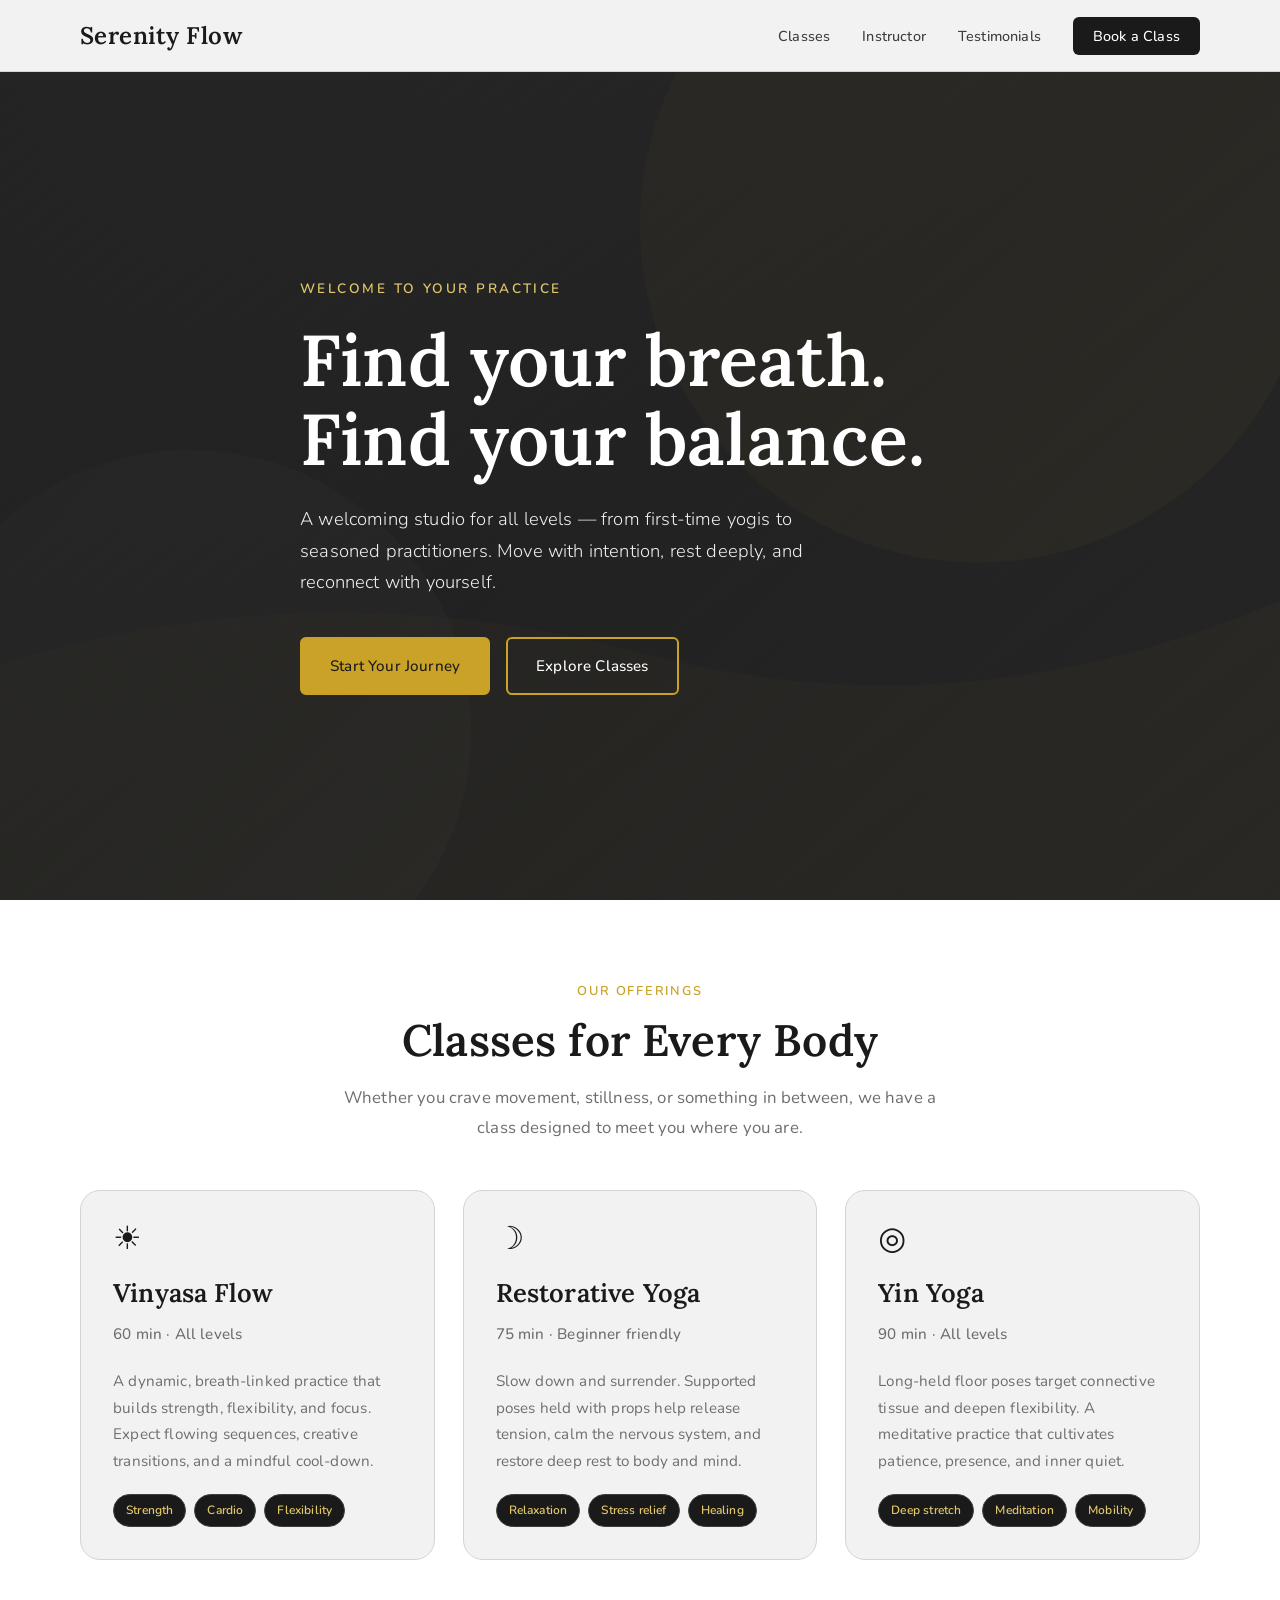
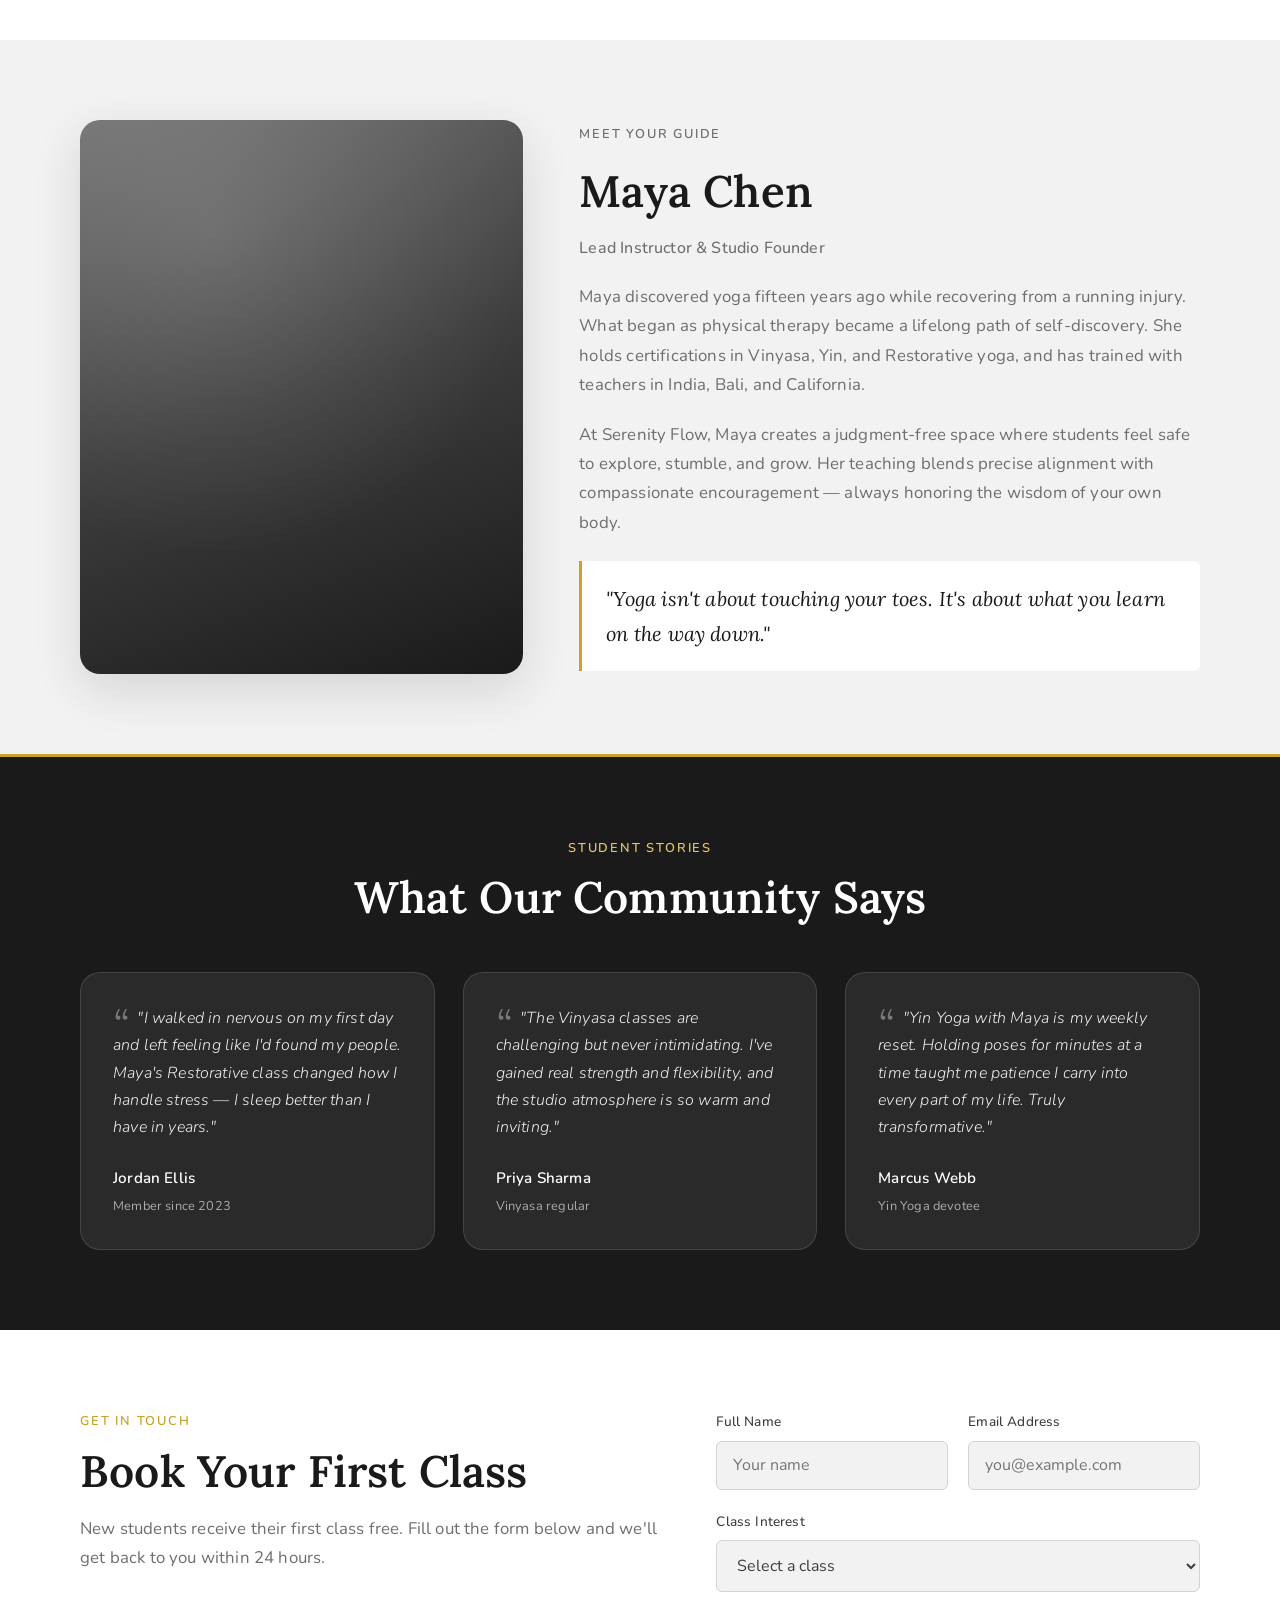
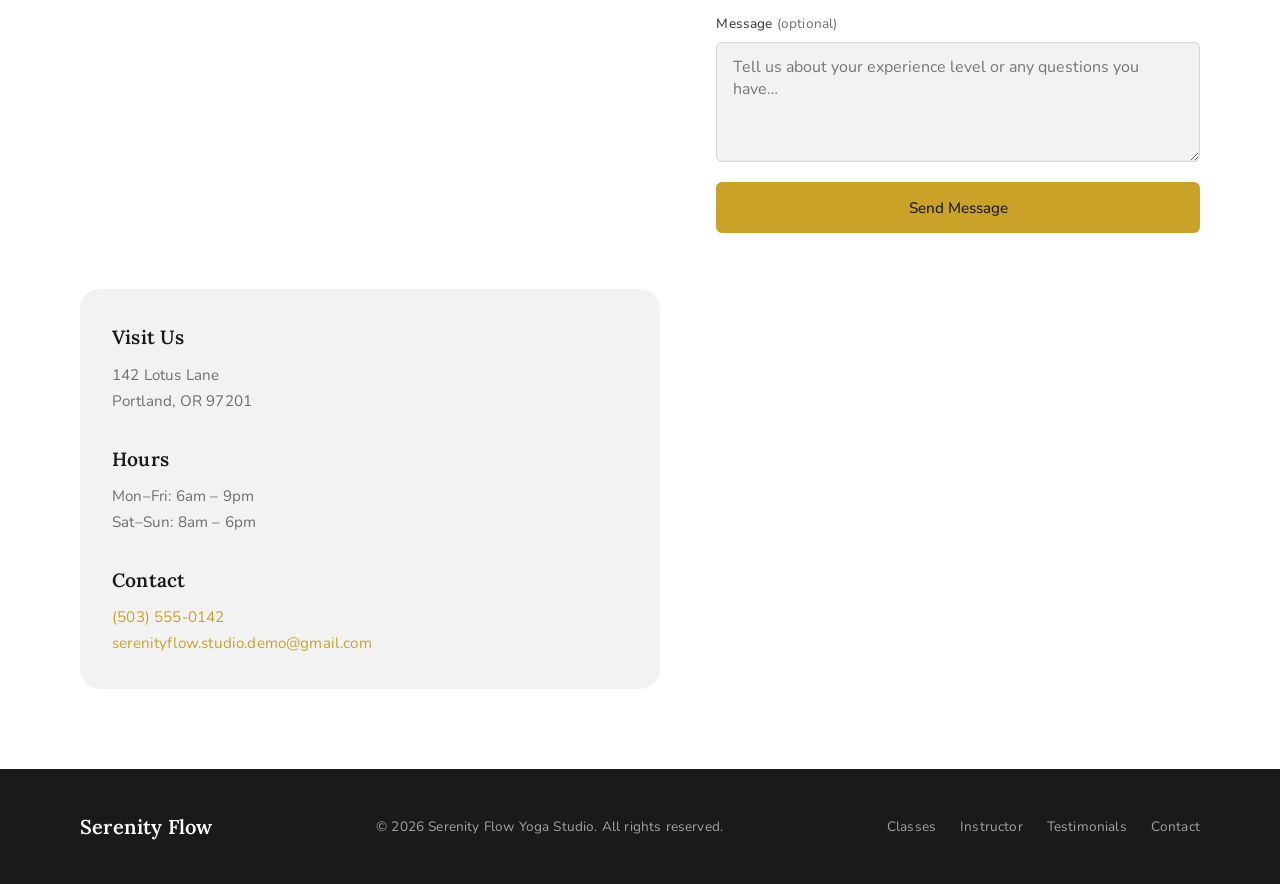
<file: index.html>
<!DOCTYPE html>
<html lang="en">
<head>
  <meta charset="UTF-8">
  <meta name="viewport" content="width=device-width, initial-scale=1.0">
  <meta name="description" content="Serenity Flow Yoga — mindful movement, restorative practice, and community in the heart of the city.">
  <title>Serenity Flow Yoga Studio</title>
  <link rel="preconnect" href="https://fonts.googleapis.com">
  <link rel="preconnect" href="https://fonts.gstatic.com" crossorigin>
  <link href="https://fonts.googleapis.com/css2?family=Lora:ital,wght@0,400;0,500;0,600;1,400&family=Nunito:wght@300;400;500;600;700&display=swap" rel="stylesheet">
  <link rel="stylesheet" href="styles.css">
</head>
<body>

  <header class="site-header" id="top">
    <div class="container header-inner">
      <a href="#top" class="logo">Serenity Flow</a>

      <button class="nav-toggle" aria-label="Open menu" aria-expanded="false" aria-controls="site-nav">
        <span></span>
        <span></span>
        <span></span>
      </button>

      <nav class="site-nav" id="site-nav">
        <ul>
          <li><a href="#classes">Classes</a></li>
          <li><a href="#instructor">Instructor</a></li>
          <li><a href="#testimonials">Testimonials</a></li>
          <li><a href="#contact" class="nav-cta">Book a Class</a></li>
        </ul>
      </nav>
    </div>
  </header>

  <main>

    <!-- Hero -->
    <section class="hero" aria-labelledby="hero-heading">
      <div class="hero-overlay"></div>
      <div class="container hero-content">
        <p class="hero-eyebrow">Welcome to your practice</p>
        <h1 id="hero-heading">Find your breath.<br>Find your balance.</h1>
        <p class="hero-text">
          A welcoming studio for all levels — from first-time yogis to seasoned practitioners.
          Move with intention, rest deeply, and reconnect with yourself.
        </p>
        <div class="hero-actions">
          <a href="#contact" class="btn btn-primary">Start Your Journey</a>
          <a href="#classes" class="btn btn-secondary">Explore Classes</a>
        </div>
      </div>
    </section>

    <!-- Class Types -->
    <section class="section classes" id="classes" aria-labelledby="classes-heading">
      <div class="container">
        <header class="section-header">
          <p class="section-eyebrow">Our Offerings</p>
          <h2 id="classes-heading">Classes for Every Body</h2>
          <p class="section-intro">
            Whether you crave movement, stillness, or something in between,
            we have a class designed to meet you where you are.
          </p>
        </header>

        <div class="class-grid">
          <article class="class-card">
            <div class="class-icon" aria-hidden="true">☀</div>
            <h3>Vinyasa Flow</h3>
            <p class="class-meta">60 min · All levels</p>
            <p>
              A dynamic, breath-linked practice that builds strength, flexibility, and focus.
              Expect flowing sequences, creative transitions, and a mindful cool-down.
            </p>
            <ul class="class-tags">
              <li>Strength</li>
              <li>Cardio</li>
              <li>Flexibility</li>
            </ul>
          </article>

          <article class="class-card">
            <div class="class-icon" aria-hidden="true">☽</div>
            <h3>Restorative Yoga</h3>
            <p class="class-meta">75 min · Beginner friendly</p>
            <p>
              Slow down and surrender. Supported poses held with props help release tension,
              calm the nervous system, and restore deep rest to body and mind.
            </p>
            <ul class="class-tags">
              <li>Relaxation</li>
              <li>Stress relief</li>
              <li>Healing</li>
            </ul>
          </article>

          <article class="class-card">
            <div class="class-icon" aria-hidden="true">◎</div>
            <h3>Yin Yoga</h3>
            <p class="class-meta">90 min · All levels</p>
            <p>
              Long-held floor poses target connective tissue and deepen flexibility.
              A meditative practice that cultivates patience, presence, and inner quiet.
            </p>
            <ul class="class-tags">
              <li>Deep stretch</li>
              <li>Meditation</li>
              <li>Mobility</li>
            </ul>
          </article>
        </div>
      </div>
    </section>

    <!-- Instructor Bio -->
    <section class="section instructor" id="instructor" aria-labelledby="instructor-heading">
      <div class="container instructor-inner">
        <div class="instructor-photo" role="img" aria-label="Portrait of Maya Chen, lead instructor"></div>
        <div class="instructor-bio">
          <p class="section-eyebrow">Meet Your Guide</p>
          <h2 id="instructor-heading">Maya Chen</h2>
          <p class="instructor-title">Lead Instructor &amp; Studio Founder</p>
          <p>
            Maya discovered yoga fifteen years ago while recovering from a running injury.
            What began as physical therapy became a lifelong path of self-discovery.
            She holds certifications in Vinyasa, Yin, and Restorative yoga, and has
            trained with teachers in India, Bali, and California.
          </p>
          <p>
            At Serenity Flow, Maya creates a judgment-free space where students feel
            safe to explore, stumble, and grow. Her teaching blends precise alignment
            with compassionate encouragement — always honoring the wisdom of your own body.
          </p>
          <blockquote class="instructor-quote">
            "Yoga isn't about touching your toes. It's about what you learn on the way down."
          </blockquote>
        </div>
      </div>
    </section>

    <!-- Testimonials -->
    <section class="section testimonials" id="testimonials" aria-labelledby="testimonials-heading">
      <div class="container">
        <header class="section-header">
          <p class="section-eyebrow">Student Stories</p>
          <h2 id="testimonials-heading">What Our Community Says</h2>
        </header>

        <div class="testimonial-grid">
          <figure class="testimonial-card">
            <blockquote>
              <p>
                "I walked in nervous on my first day and left feeling like I'd found my people.
                Maya's Restorative class changed how I handle stress — I sleep better than I have in years."
              </p>
            </blockquote>
            <figcaption>
              <span class="testimonial-name">Jordan Ellis</span>
              <span class="testimonial-detail">Member since 2023</span>
            </figcaption>
          </figure>

          <figure class="testimonial-card">
            <blockquote>
              <p>
                "The Vinyasa classes are challenging but never intimidating. I've gained real strength
                and flexibility, and the studio atmosphere is so warm and inviting."
              </p>
            </blockquote>
            <figcaption>
              <span class="testimonial-name">Priya Sharma</span>
              <span class="testimonial-detail">Vinyasa regular</span>
            </figcaption>
          </figure>

          <figure class="testimonial-card">
            <blockquote>
              <p>
                "Yin Yoga with Maya is my weekly reset. Holding poses for minutes at a time
                taught me patience I carry into every part of my life. Truly transformative."
              </p>
            </blockquote>
            <figcaption>
              <span class="testimonial-name">Marcus Webb</span>
              <span class="testimonial-detail">Yin Yoga devotee</span>
            </figcaption>
          </figure>
        </div>
      </div>
    </section>

    <!-- Contact Form -->
    <section class="section contact" id="contact" aria-labelledby="contact-heading">
      <div class="container contact-inner">
        <header class="section-header">
          <p class="section-eyebrow">Get in Touch</p>
          <h2 id="contact-heading">Book Your First Class</h2>
          <p class="section-intro">
            New students receive their first class free. Fill out the form below
            and we'll get back to you within 24 hours.
          </p>
        </header>

        <form class="contact-form" action="https://formspree.io/f/xjgdwkwl" method="POST">
          <div class="form-row">
            <div class="form-group">
              <label for="name">Full Name</label>
              <input type="text" id="name" name="name" required placeholder="Your name" autocomplete="name">
            </div>
            <div class="form-group">
              <label for="email">Email Address</label>
              <input type="email" id="email" name="email" required placeholder="you@example.com" autocomplete="email">
            </div>
          </div>

          <div class="form-group">
            <label for="class-interest">Class Interest</label>
            <select id="class-interest" name="class-interest" required>
              <option value="" disabled selected>Select a class</option>
              <option value="vinyasa">Vinyasa Flow</option>
              <option value="restorative">Restorative Yoga</option>
              <option value="yin">Yin Yoga</option>
              <option value="unsure">Not sure yet</option>
            </select>
          </div>

          <div class="form-group">
            <label for="message">Message <span class="optional">(optional)</span></label>
            <textarea id="message" name="message" rows="4" placeholder="Tell us about your experience level or any questions you have…"></textarea>
          </div>

          <button type="submit" class="btn btn-primary btn-full">Send Message</button>
        </form>

        <aside class="contact-info">
          <div class="info-block">
            <h3>Visit Us</h3>
            <p>142 Lotus Lane<br>Portland, OR 97201</p>
          </div>
          <div class="info-block">
            <h3>Hours</h3>
            <p>Mon–Fri: 6am – 9pm<br>Sat–Sun: 8am – 6pm</p>
          </div>
          <div class="info-block">
            <h3>Contact</h3>
            <p>
              <a href="tel:+15035550142">(503) 555-0142</a><br>
              <a href="mailto:serenityflow.studio.demo@gmail.com">serenityflow.studio.demo@gmail.com</a>
            </p>
          </div>
        </aside>
      </div>
    </section>

  </main>

  <footer class="site-footer">
    <div class="container footer-inner">
      <p class="footer-logo">Serenity Flow</p>
      <p class="footer-copy">&copy; 2026 Serenity Flow Yoga Studio. All rights reserved.</p>
      <nav class="footer-nav" aria-label="Footer">
        <a href="#classes">Classes</a>
        <a href="#instructor">Instructor</a>
        <a href="#testimonials">Testimonials</a>
        <a href="#contact">Contact</a>
      </nav>
    </div>
  </footer>

  <script>
    const toggle = document.querySelector('.nav-toggle');
    const nav = document.querySelector('.site-nav');

    toggle.addEventListener('click', () => {
      const open = nav.classList.toggle('is-open');
      toggle.setAttribute('aria-expanded', open);
      toggle.setAttribute('aria-label', open ? 'Close menu' : 'Open menu');
    });

    nav.querySelectorAll('a').forEach(link => {
      link.addEventListener('click', () => {
        nav.classList.remove('is-open');
        toggle.setAttribute('aria-expanded', 'false');
        toggle.setAttribute('aria-label', 'Open menu');
      });
    });
  </script>

</body>
</html>
</file>
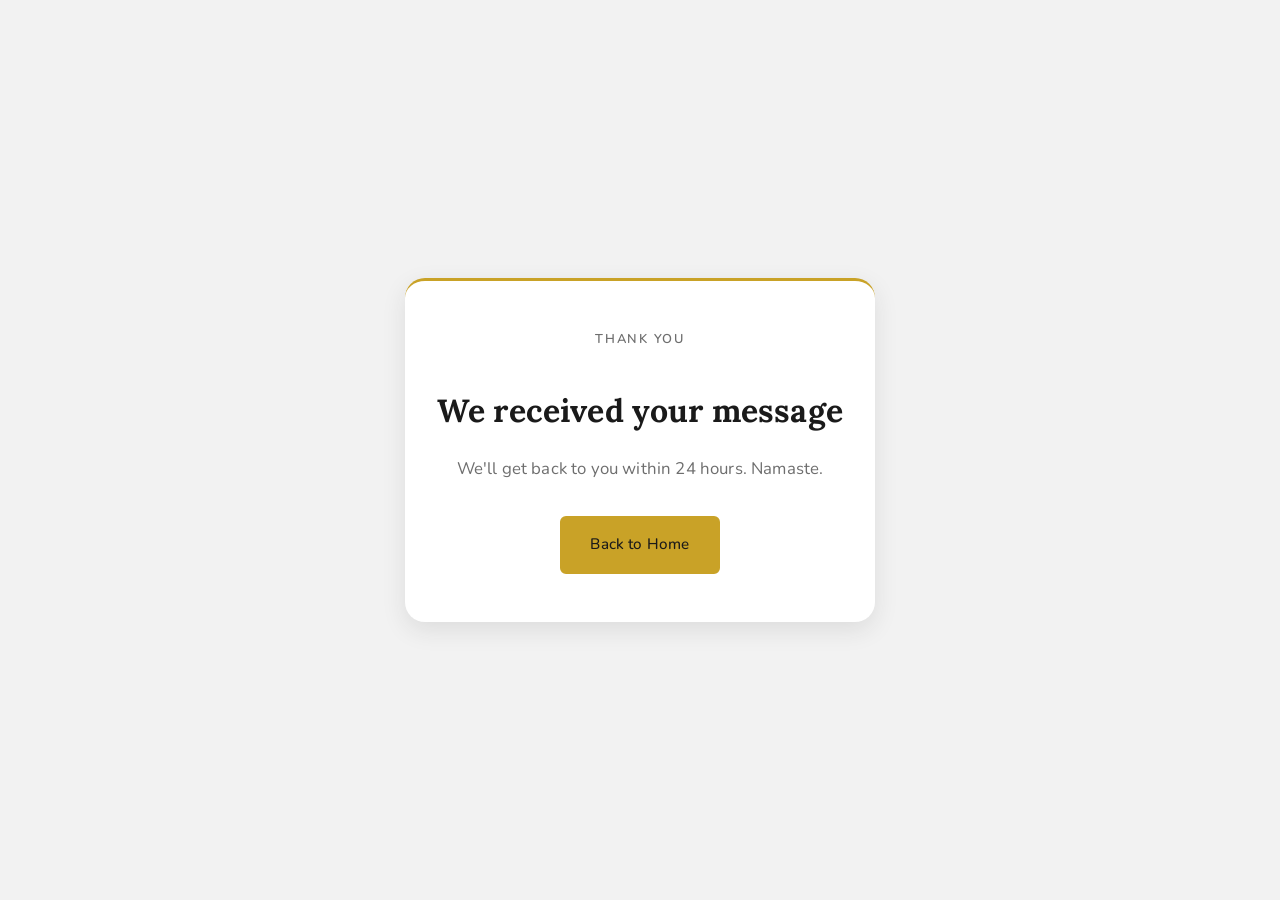
<file: thank-you.html>
<!DOCTYPE html>
<html lang="en">
<head>
  <meta charset="UTF-8">
  <meta name="viewport" content="width=device-width, initial-scale=1.0">
  <title>Message Sent — Serenity Flow Yoga</title>
  <link rel="preconnect" href="https://fonts.googleapis.com">
  <link rel="preconnect" href="https://fonts.gstatic.com" crossorigin>
  <link href="https://fonts.googleapis.com/css2?family=Lora:ital,wght@0,400;0,600&family=Nunito:wght@400;500;600&display=swap" rel="stylesheet">
  <link rel="stylesheet" href="styles.css">
  <style>
    .thank-you-page {
      min-height: 100svh;
      display: flex;
      align-items: center;
      justify-content: center;
      text-align: center;
      padding: 2rem;
      background: var(--color-gray-bg);
    }
    .thank-you-card {
      max-width: 480px;
      background: var(--color-white);
      border-radius: var(--radius-lg);
      padding: 3rem 2rem;
      box-shadow: var(--shadow-md);
      border-top: 3px solid var(--color-gold);
    }
    .thank-you-card h1 {
      font-family: var(--font-display);
      font-size: 2rem;
      color: var(--color-black);
      margin-bottom: 1rem;
    }
    .thank-you-card p {
      color: var(--color-gray);
      margin-bottom: 2rem;
      line-height: 1.7;
    }
  </style>
</head>
<body>
  <main class="thank-you-page">
    <div class="thank-you-card">
      <p class="section-eyebrow">Thank you</p>
      <h1>We received your message</h1>
      <p>We'll get back to you within 24 hours. Namaste.</p>
      <a href="index.html" class="btn btn-primary">Back to Home</a>
    </div>
  </main>
</body>
</html>
</file>
<file: styles.css>
/* ── Design tokens ─────────────────────────────────────────── */
:root {
  --color-black:      #1a1a1a;
  --color-gray-dark:  #3d3d3d;
  --color-gray:       #6e6e6e;
  --color-gray-light: #d4d4d4;
  --color-gray-bg:    #f2f2f2;
  --color-gold:       #c9a227;
  --color-gold-dark:  #a8861e;
  --color-gold-light: #e0c76a;
  --color-white:      #ffffff;

  --font-display: 'Lora', Georgia, serif;
  --font-body:    'Nunito', system-ui, sans-serif;

  --radius-sm:  6px;
  --radius-md:  12px;
  --radius-lg:  20px;

  --shadow-sm:  0 2px 8px rgba(44, 44, 44, 0.06);
  --shadow-md:  0 8px 24px rgba(44, 44, 44, 0.10);
  --shadow-lg:  0 16px 48px rgba(44, 44, 44, 0.14);

  --header-h: 72px;
  --transition: 0.25s ease;
}

/* ── Reset & base ──────────────────────────────────────────── */
*, *::before, *::after {
  box-sizing: border-box;
  margin: 0;
  padding: 0;
}

html {
  scroll-behavior: smooth;
  scroll-padding-top: var(--header-h);
}

body {
  font-family: var(--font-body);
  font-weight: 400;
  font-size: 1.05rem;
  line-height: 1.75;
  letter-spacing: 0.01em;
  color: var(--color-black);
  background: var(--color-gray-bg);
  -webkit-font-smoothing: antialiased;
}

img {
  max-width: 100%;
  display: block;
}

a {
  color: var(--color-black);
  text-decoration: none;
  transition: color var(--transition);
}

a:hover {
  color: var(--color-gold);
}

ul {
  list-style: none;
}

/* ── Layout ────────────────────────────────────────────────── */
.container {
  width: min(100% - 2.5rem, 1120px);
  margin-inline: auto;
}

.section {
  padding-block: 5rem;
}

.section-header {
  text-align: center;
  max-width: 600px;
  margin-inline: auto;
  margin-bottom: 3rem;
}

.section-eyebrow {
  font-size: 0.8rem;
  font-weight: 600;
  letter-spacing: 0.14em;
  text-transform: uppercase;
  color: var(--color-gold);
  margin-bottom: 0.75rem;
}

.section-header h2,
.instructor-bio h2 {
  font-family: var(--font-display);
  font-size: clamp(2rem, 5vw, 2.75rem);
  font-weight: 600;
  line-height: 1.2;
  color: var(--color-black);
  margin-bottom: 1rem;
}

.section-intro {
  color: var(--color-gray);
  font-size: 1.05rem;
}

/* ── Buttons ───────────────────────────────────────────────── */
.btn {
  display: inline-flex;
  align-items: center;
  justify-content: center;
  padding: 0.85rem 1.75rem;
  font-family: var(--font-body);
  font-size: 0.95rem;
  font-weight: 500;
  border-radius: var(--radius-sm);
  border: 2px solid transparent;
  cursor: pointer;
  transition: background var(--transition), color var(--transition), border-color var(--transition), transform 0.15s ease;
}

.btn:active {
  transform: scale(0.98);
}

.btn-primary {
  background: var(--color-gold);
  color: var(--color-black);
  border-color: var(--color-gold);
}

.btn-primary:hover {
  background: var(--color-gold-dark);
  border-color: var(--color-gold-dark);
  color: var(--color-white);
  color: var(--color-white);
}

.btn-secondary {
  background: transparent;
  color: var(--color-white);
  border-color: var(--color-gold);
}

.btn-secondary:hover {
  background: rgba(201, 162, 39, 0.15);
  color: var(--color-gold-light);
  border-color: var(--color-gold-light);
}

.btn-full {
  width: 100%;
}

/* ── Header ────────────────────────────────────────────────── */
.site-header {
  position: fixed;
  top: 0;
  left: 0;
  right: 0;
  z-index: 100;
  height: var(--header-h);
  background: rgba(255, 255, 255, 0.94);
  backdrop-filter: blur(12px);
  -webkit-backdrop-filter: blur(12px);
  border-bottom: 1px solid var(--color-gray-light);
}

.header-inner {
  display: flex;
  align-items: center;
  justify-content: space-between;
  height: 100%;
}

.logo {
  font-family: var(--font-display);
  font-size: 1.5rem;
  font-weight: 600;
  color: var(--color-black);
  letter-spacing: 0.02em;
}

.logo:hover {
  color: var(--color-gold);
}

.site-nav ul {
  display: flex;
  align-items: center;
  gap: 2rem;
}

.site-nav a {
  font-size: 0.9rem;
  font-weight: 500;
  color: var(--color-gray-dark);
}

.site-nav a:hover {
  color: var(--color-gold);
}

.nav-cta {
  background: var(--color-black);
  color: var(--color-white) !important;
  padding: 0.55rem 1.25rem;
  border-radius: var(--radius-sm);
}

.nav-cta:hover {
  background: var(--color-gold-dark);
  color: var(--color-white) !important;
}

/* Mobile nav toggle */
.nav-toggle {
  display: none;
  flex-direction: column;
  justify-content: center;
  gap: 5px;
  width: 40px;
  height: 40px;
  background: none;
  border: none;
  cursor: pointer;
  padding: 4px;
}

.nav-toggle span {
  display: block;
  width: 24px;
  height: 2px;
  background: var(--color-black);
  border-radius: 2px;
  transition: transform var(--transition), opacity var(--transition);
}

/* ── Hero ──────────────────────────────────────────────────── */
.hero {
  position: relative;
  min-height: 100svh;
  display: flex;
  align-items: center;
  background:
    linear-gradient(135deg, rgba(26, 26, 26, 0.72) 0%, rgba(61, 61, 61, 0.45) 100%),
    url("data:image/svg+xml,%3Csvg xmlns='http://www.w3.org/2000/svg' width='1200' height='800' viewBox='0 0 1200 800'%3E%3Cdefs%3E%3ClinearGradient id='g' x1='0%25' y1='0%25' x2='100%25' y2='100%25'%3E%3Cstop offset='0%25' stop-color='%233d3d3d'/%3E%3Cstop offset='50%25' stop-color='%231a1a1a'/%3E%3Cstop offset='100%25' stop-color='%230f0f0f'/%3E%3C/linearGradient%3E%3C/defs%3E%3Crect fill='url(%23g)' width='1200' height='800'/%3E%3Ccircle cx='900' cy='200' r='300' fill='rgba(201,162,39,0.08)'/%3E%3Ccircle cx='200' cy='650' r='250' fill='rgba(255,255,255,0.04)'/%3E%3Cpath d='M0 600 Q300 500 600 580 T1200 520 L1200 800 L0 800Z' fill='rgba(201,162,39,0.05)'/%3E%3C/svg%3E")
    center / cover no-repeat;
  color: var(--color-white);
  padding-top: var(--header-h);
}

.hero-content {
  position: relative;
  padding-block: 4rem;
  max-width: 680px;
}

.hero-eyebrow {
  font-size: 0.85rem;
  font-weight: 600;
  letter-spacing: 0.18em;
  text-transform: uppercase;
  color: var(--color-gold-light);
  margin-bottom: 1.25rem;
}

.hero h1 {
  font-family: var(--font-display);
  font-size: clamp(2.75rem, 8vw, 4.5rem);
  font-weight: 600;
  line-height: 1.1;
  margin-bottom: 1.5rem;
}

.hero-text {
  font-size: clamp(1rem, 2.5vw, 1.15rem);
  font-weight: 300;
  line-height: 1.7;
  opacity: 0.92;
  margin-bottom: 2.5rem;
  max-width: 520px;
}

.hero-actions {
  display: flex;
  flex-wrap: wrap;
  gap: 1rem;
}

/* ── Classes ───────────────────────────────────────────────── */
.classes {
  background: var(--color-white);
}

.class-grid {
  display: grid;
  grid-template-columns: repeat(auto-fit, minmax(280px, 1fr));
  gap: 1.75rem;
}

.class-card {
  background: var(--color-gray-bg);
  border-radius: var(--radius-lg);
  padding: 2rem;
  border: 1px solid var(--color-gray-light);
  transition: transform var(--transition), box-shadow var(--transition);
}

.class-card:hover {
  transform: translateY(-4px);
  box-shadow: var(--shadow-md);
}

.class-icon {
  font-size: 2rem;
  margin-bottom: 1rem;
  line-height: 1;
}

.class-card h3 {
  font-family: var(--font-display);
  font-size: 1.6rem;
  font-weight: 600;
  color: var(--color-black);
  margin-bottom: 0.35rem;
}

.class-meta {
  font-size: 0.85rem;
  font-weight: 500;
  color: var(--color-gold);
  margin-bottom: 1rem;
}

.class-card p {
  color: var(--color-gray);
  font-size: 0.95rem;
  margin-bottom: 1.25rem;
}

.class-tags {
  display: flex;
  flex-wrap: wrap;
  gap: 0.5rem;
}

.class-tags li {
  font-size: 0.75rem;
  font-weight: 600;
  padding: 0.3rem 0.75rem;
  background: var(--color-black);
  color: var(--color-gold-light);
  border-radius: 100px;
  border: 1px solid var(--color-gray-dark);
}

/* ── Instructor ────────────────────────────────────────────── */
.instructor {
  background: var(--color-gray-bg);
}

.instructor-inner {
  display: grid;
  grid-template-columns: 1fr 1.4fr;
  gap: 3.5rem;
  align-items: center;
}

.instructor-photo {
  aspect-ratio: 4 / 5;
  border-radius: var(--radius-lg);
  background:
    linear-gradient(160deg, var(--color-gray) 0%, var(--color-gray-dark) 50%, var(--color-black) 100%);
  box-shadow: var(--shadow-lg);
  position: relative;
  overflow: hidden;
}

.instructor-photo::after {
  content: '';
  position: absolute;
  inset: 0;
  background: radial-gradient(circle at 30% 20%, rgba(255,255,255,0.15) 0%, transparent 60%);
}

.instructor-bio .section-eyebrow {
  text-align: left;
}

.instructor-title {
  font-size: 1rem;
  font-weight: 500;
  color: var(--color-gold);
  margin-bottom: 1.5rem;
}

.instructor-bio p {
  color: var(--color-gray);
  margin-bottom: 1.25rem;
}

.instructor-quote {
  margin-top: 1.5rem;
  padding: 1.25rem 1.5rem;
  border-left: 3px solid var(--color-gold);
  font-family: var(--font-display);
  font-size: 1.25rem;
  font-style: italic;
  color: var(--color-black);
  background: var(--color-white);
  border-radius: 0 var(--radius-sm) var(--radius-sm) 0;
}

/* ── Testimonials ──────────────────────────────────────────── */
.testimonials {
  background: var(--color-black);
  color: var(--color-white);
  border-top: 3px solid var(--color-gold);
}

.testimonials .section-eyebrow {
  color: var(--color-gold-light);
}

.testimonials h2 {
  color: var(--color-white);
}

.testimonial-grid {
  display: grid;
  grid-template-columns: repeat(auto-fit, minmax(280px, 1fr));
  gap: 1.75rem;
}

.testimonial-card {
  background: rgba(255, 255, 255, 0.07);
  border: 1px solid rgba(255, 255, 255, 0.12);
  border-radius: var(--radius-lg);
  padding: 2rem;
  display: flex;
  flex-direction: column;
  justify-content: space-between;
  gap: 1.5rem;
}

.testimonial-card blockquote p {
  font-size: 1rem;
  line-height: 1.7;
  font-weight: 300;
  font-style: italic;
  opacity: 0.92;
}

.testimonial-card blockquote p::before {
  content: '\201C';
  font-family: var(--font-display);
  font-size: 2.5rem;
  line-height: 0;
  vertical-align: -0.4em;
  margin-right: 0.1em;
  opacity: 0.4;
}

.testimonial-name {
  display: block;
  font-weight: 600;
  font-size: 0.95rem;
}

.testimonial-detail {
  display: block;
  font-size: 0.8rem;
  opacity: 0.6;
  margin-top: 0.2rem;
}

/* ── Contact ───────────────────────────────────────────────── */
.contact {
  background: var(--color-white);
}

.contact-inner {
  display: grid;
  grid-template-columns: 1.2fr 1fr;
  gap: 3.5rem;
  align-items: start;
}

.contact .section-header {
  text-align: left;
  margin-inline: 0;
  margin-bottom: 2rem;
}

.contact-form {
  display: flex;
  flex-direction: column;
  gap: 1.25rem;
}

.form-row {
  display: grid;
  grid-template-columns: 1fr 1fr;
  gap: 1.25rem;
}

.form-group {
  display: flex;
  flex-direction: column;
  gap: 0.4rem;
}

.form-group label {
  font-size: 0.85rem;
  font-weight: 500;
  color: var(--color-gray-dark);
}

.optional {
  font-weight: 400;
  color: var(--color-gray);
}

.form-group input,
.form-group select,
.form-group textarea {
  font-family: var(--font-body);
  font-size: 1rem;
  padding: 0.8rem 1rem;
  border: 1.5px solid var(--color-gray-light);
  border-radius: var(--radius-sm);
  background: var(--color-gray-bg);
  color: var(--color-gray-dark);
  transition: border-color var(--transition), box-shadow var(--transition);
  width: 100%;
}

.form-group input:focus,
.form-group select:focus,
.form-group textarea:focus {
  outline: none;
  border-color: var(--color-gold);
  box-shadow: 0 0 0 3px rgba(201, 162, 39, 0.2);
}

.form-group textarea {
  resize: vertical;
  min-height: 120px;
}

.contact-info {
  background: var(--color-gray-bg);
  border-radius: var(--radius-lg);
  padding: 2rem;
  display: flex;
  flex-direction: column;
  gap: 1.75rem;
}

.info-block h3 {
  font-family: var(--font-display);
  font-size: 1.2rem;
  font-weight: 600;
  color: var(--color-black);
  margin-bottom: 0.5rem;
}

.info-block p {
  font-size: 0.95rem;
  color: var(--color-gray);
  line-height: 1.7;
}

.info-block a {
  color: var(--color-gold);
}

/* ── Footer ────────────────────────────────────────────────── */
.site-footer {
  background: var(--color-black);
  color: rgba(255, 255, 255, 0.6);
  padding-block: 2.5rem;
}

.footer-inner {
  display: flex;
  flex-wrap: wrap;
  align-items: center;
  justify-content: space-between;
  gap: 1rem;
}

.footer-logo {
  font-family: var(--font-display);
  font-size: 1.25rem;
  font-weight: 600;
  color: var(--color-white);
}

.footer-copy {
  font-size: 0.85rem;
}

.footer-nav {
  display: flex;
  gap: 1.5rem;
}

.footer-nav a {
  font-size: 0.85rem;
  color: rgba(255, 255, 255, 0.6);
}

.footer-nav a:hover {
  color: var(--color-white);
}

/* ── Responsive ────────────────────────────────────────────── */
@media (max-width: 768px) {
  .section {
    padding-block: 3.5rem;
  }

  /* Mobile navigation */
  .nav-toggle {
    display: flex;
  }

  .site-nav {
    position: fixed;
    top: var(--header-h);
    left: 0;
    right: 0;
    background: var(--color-gray-bg);
    border-bottom: 1px solid var(--color-gray-light);
    padding: 1.5rem;
    transform: translateY(-120%);
    opacity: 0;
    pointer-events: none;
    transition: transform var(--transition), opacity var(--transition);
    box-shadow: var(--shadow-md);
  }

  .site-nav.is-open {
    transform: translateY(0);
    opacity: 1;
    pointer-events: auto;
  }

  .site-nav ul {
    flex-direction: column;
    align-items: stretch;
    gap: 0.25rem;
  }

  .site-nav a {
    display: block;
    padding: 0.75rem 0;
    font-size: 1rem;
  }

  .nav-cta {
    text-align: center;
    margin-top: 0.5rem;
  }

  /* Hero */
  .hero-actions {
    flex-direction: column;
  }

  .hero-actions .btn {
    width: 100%;
  }

  /* Instructor */
  .instructor-inner {
    grid-template-columns: 1fr;
    gap: 2rem;
  }

  .instructor-photo {
    max-width: 320px;
    margin-inline: auto;
  }

  /* Contact */
  .contact-inner {
    grid-template-columns: 1fr;
    gap: 2.5rem;
  }

  .form-row {
    grid-template-columns: 1fr;
  }

  /* Footer */
  .footer-inner {
    flex-direction: column;
    text-align: center;
  }

  .footer-nav {
    flex-wrap: wrap;
    justify-content: center;
  }
}

@media (max-width: 480px) {
  .container {
    width: min(100% - 1.5rem, 1120px);
  }

  .class-card,
  .testimonial-card {
    padding: 1.5rem;
  }
}
</file>
